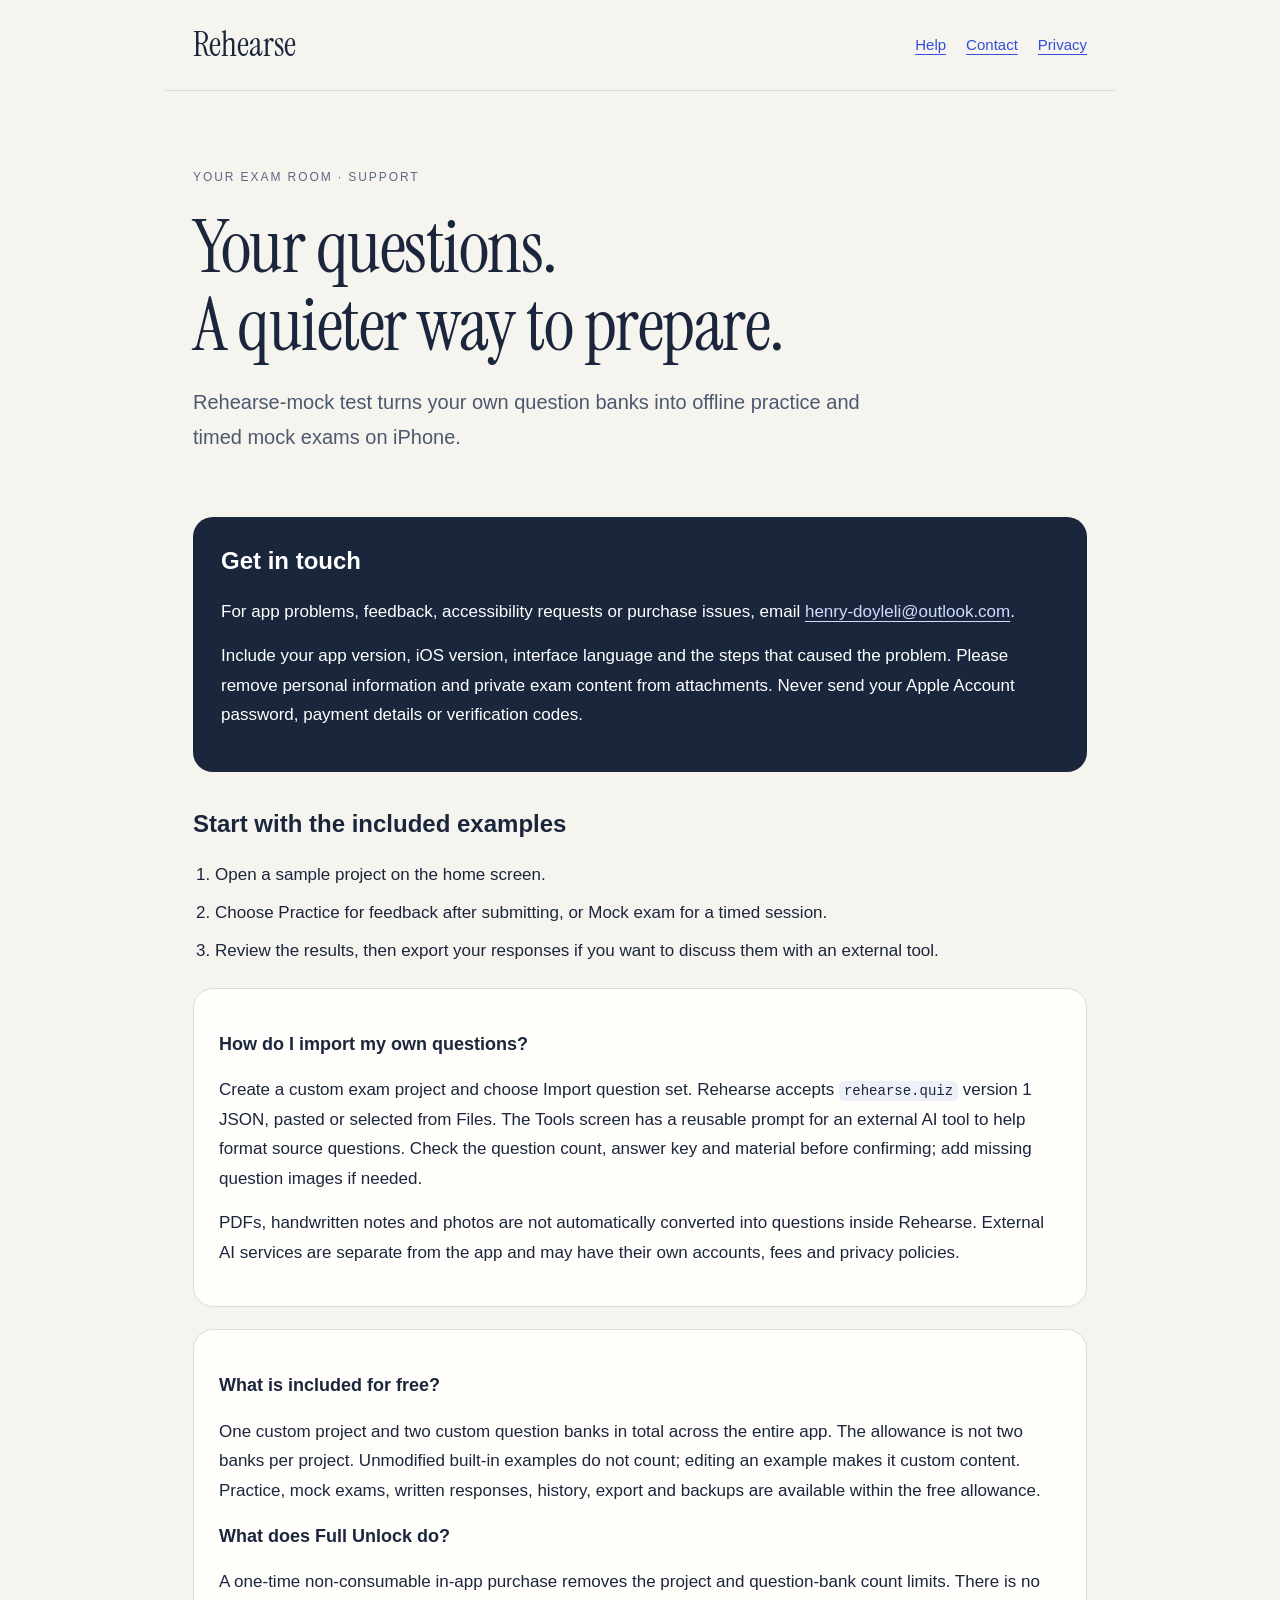
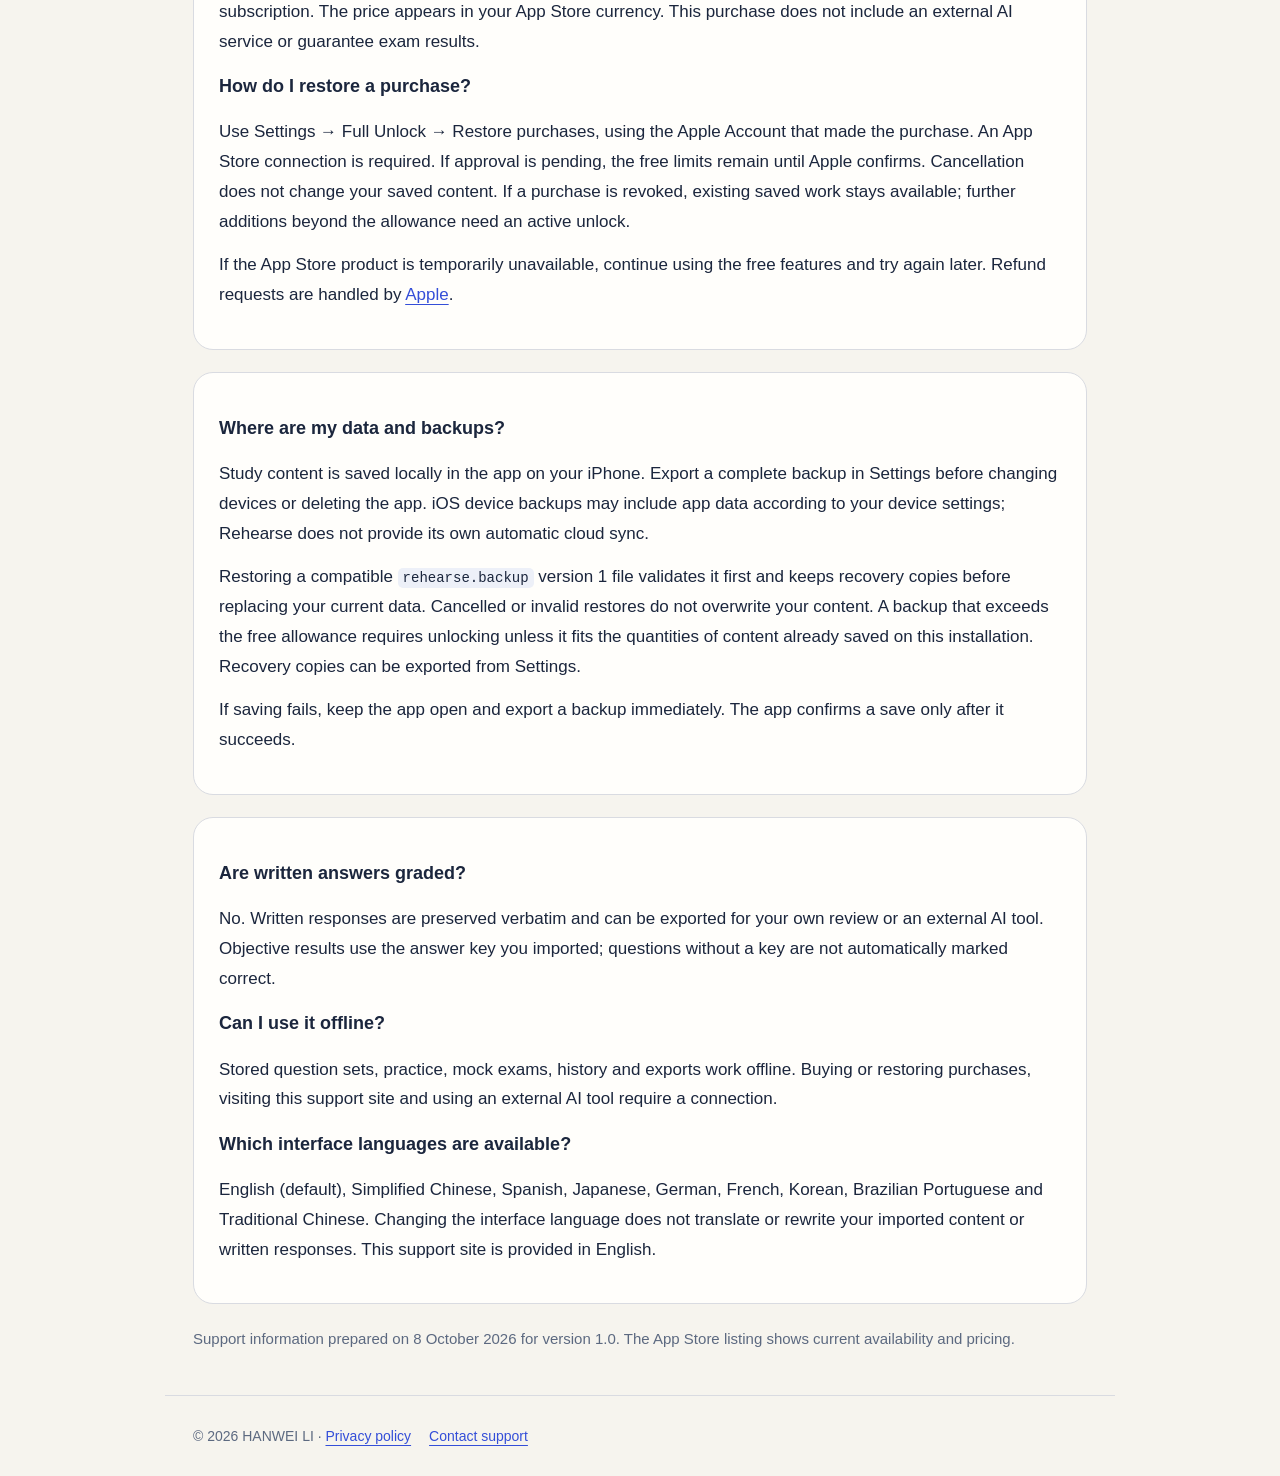
<file: index.html>
<!doctype html><html lang="en"><head><meta charset="utf-8"><meta name="viewport" content="width=device-width, initial-scale=1"><meta name="description" content="Rehearse support: import your questions, practise offline, take timed mock tests, and back up your work."><title>Rehearse · Support</title><link rel="stylesheet" href="style.css"></head><body><header><a class="brand" href="./">Rehearse</a><nav aria-label="Main navigation"><a href="#help">Help</a><a href="#contact">Contact</a><a href="privacy.html">Privacy</a></nav></header><main><section class="hero"><div class="label">Your exam room · Support</div><h1>Your questions.<br>A quieter way to prepare.</h1><p class="lead">Rehearse-mock test turns your own question banks into offline practice and timed mock exams on iPhone.</p></section><section class="contact" id="contact"><h2 style="margin-top:0">Get in touch</h2><p>For app problems, feedback, accessibility requests or purchase issues, email <a href="mailto:henry-doyleli@outlook.com">henry-doyleli@outlook.com</a>.</p><p>Include your app version, iOS version, interface language and the steps that caused the problem. Please remove personal information and private exam content from attachments. Never send your Apple Account password, payment details or verification codes.</p></section><section id="help"><h2>Start with the included examples</h2><ol><li>Open a sample project on the home screen.</li><li>Choose Practice for feedback after submitting, or Mock exam for a timed session.</li><li>Review the results, then export your responses if you want to discuss them with an external tool.</li></ol><div class="card"><h3>How do I import my own questions?</h3><p>Create a custom exam project and choose Import question set. Rehearse accepts <code>rehearse.quiz</code> version 1 JSON, pasted or selected from Files. The Tools screen has a reusable prompt for an external AI tool to help format source questions. Check the question count, answer key and material before confirming; add missing question images if needed.</p><p>PDFs, handwritten notes and photos are not automatically converted into questions inside Rehearse. External AI services are separate from the app and may have their own accounts, fees and privacy policies.</p></div><div class="card"><h3>What is included for free?</h3><p>One custom project and two custom question banks in total across the entire app. The allowance is not two banks per project. Unmodified built-in examples do not count; editing an example makes it custom content. Practice, mock exams, written responses, history, export and backups are available within the free allowance.</p><h3>What does Full Unlock do?</h3><p>A one-time non-consumable in-app purchase removes the project and question-bank count limits. There is no subscription. The price appears in your App Store currency. This purchase does not include an external AI service or guarantee exam results.</p><h3>How do I restore a purchase?</h3><p>Use Settings → Full Unlock → Restore purchases, using the Apple Account that made the purchase. An App Store connection is required. If approval is pending, the free limits remain until Apple confirms. Cancellation does not change your saved content. If a purchase is revoked, existing saved work stays available; further additions beyond the allowance need an active unlock.</p><p>If the App Store product is temporarily unavailable, continue using the free features and try again later. Refund requests are handled by <a href="https://reportaproblem.apple.com/">Apple</a>.</p></div><div class="card"><h3>Where are my data and backups?</h3><p>Study content is saved locally in the app on your iPhone. Export a complete backup in Settings before changing devices or deleting the app. iOS device backups may include app data according to your device settings; Rehearse does not provide its own automatic cloud sync.</p><p>Restoring a compatible <code>rehearse.backup</code> version 1 file validates it first and keeps recovery copies before replacing your current data. Cancelled or invalid restores do not overwrite your content. A backup that exceeds the free allowance requires unlocking unless it fits the quantities of content already saved on this installation. Recovery copies can be exported from Settings.</p><p>If saving fails, keep the app open and export a backup immediately. The app confirms a save only after it succeeds.</p></div><div class="card"><h3>Are written answers graded?</h3><p>No. Written responses are preserved verbatim and can be exported for your own review or an external AI tool. Objective results use the answer key you imported; questions without a key are not automatically marked correct.</p><h3>Can I use it offline?</h3><p>Stored question sets, practice, mock exams, history and exports work offline. Buying or restoring purchases, visiting this support site and using an external AI tool require a connection.</p><h3>Which interface languages are available?</h3><p>English (default), Simplified Chinese, Spanish, Japanese, German, French, Korean, Brazilian Portuguese and Traditional Chinese. Changing the interface language does not translate or rewrite your imported content or written responses. This support site is provided in English.</p></div></section><p class="note">Support information prepared on 8 October 2026 for version 1.0. The App Store listing shows current availability and pricing.</p></main><footer>© 2026 HANWEI LI · <a href="privacy.html">Privacy policy</a><a href="mailto:henry-doyleli@outlook.com">Contact support</a></footer></body></html>
</file>
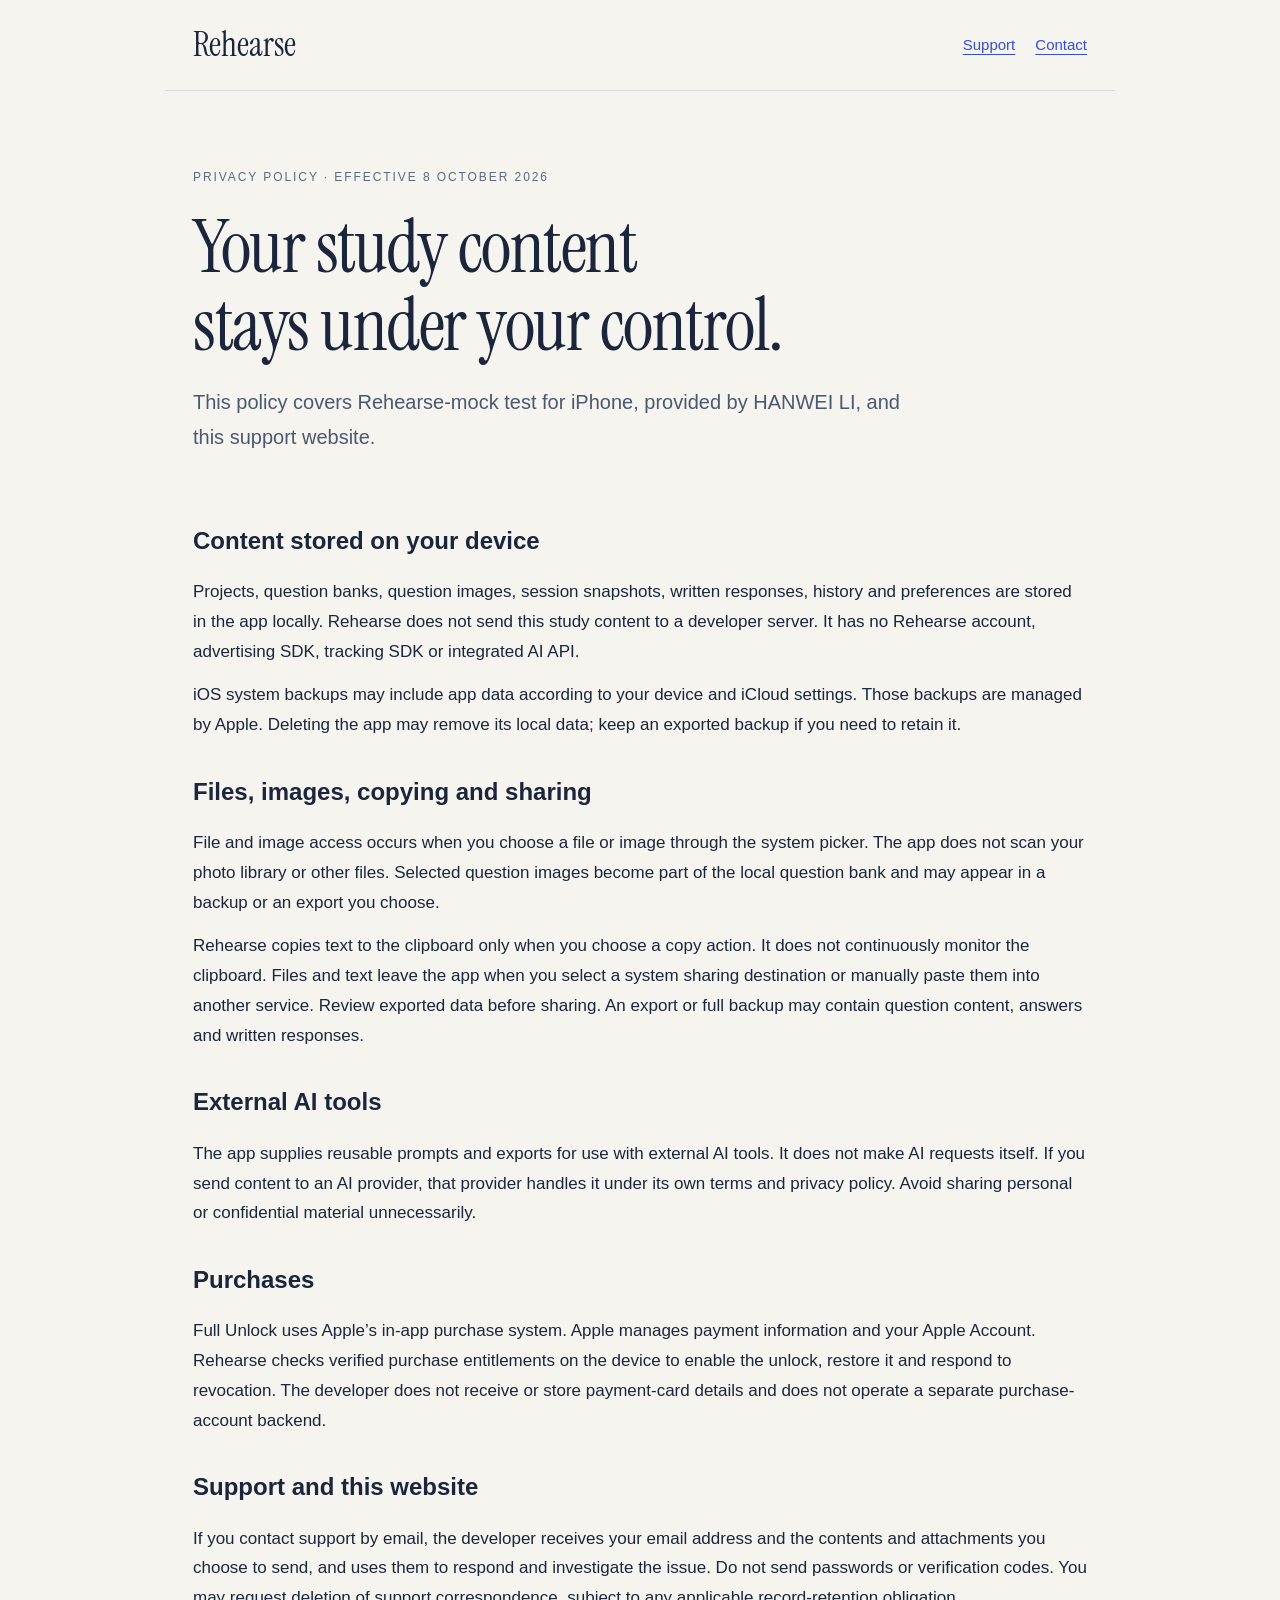
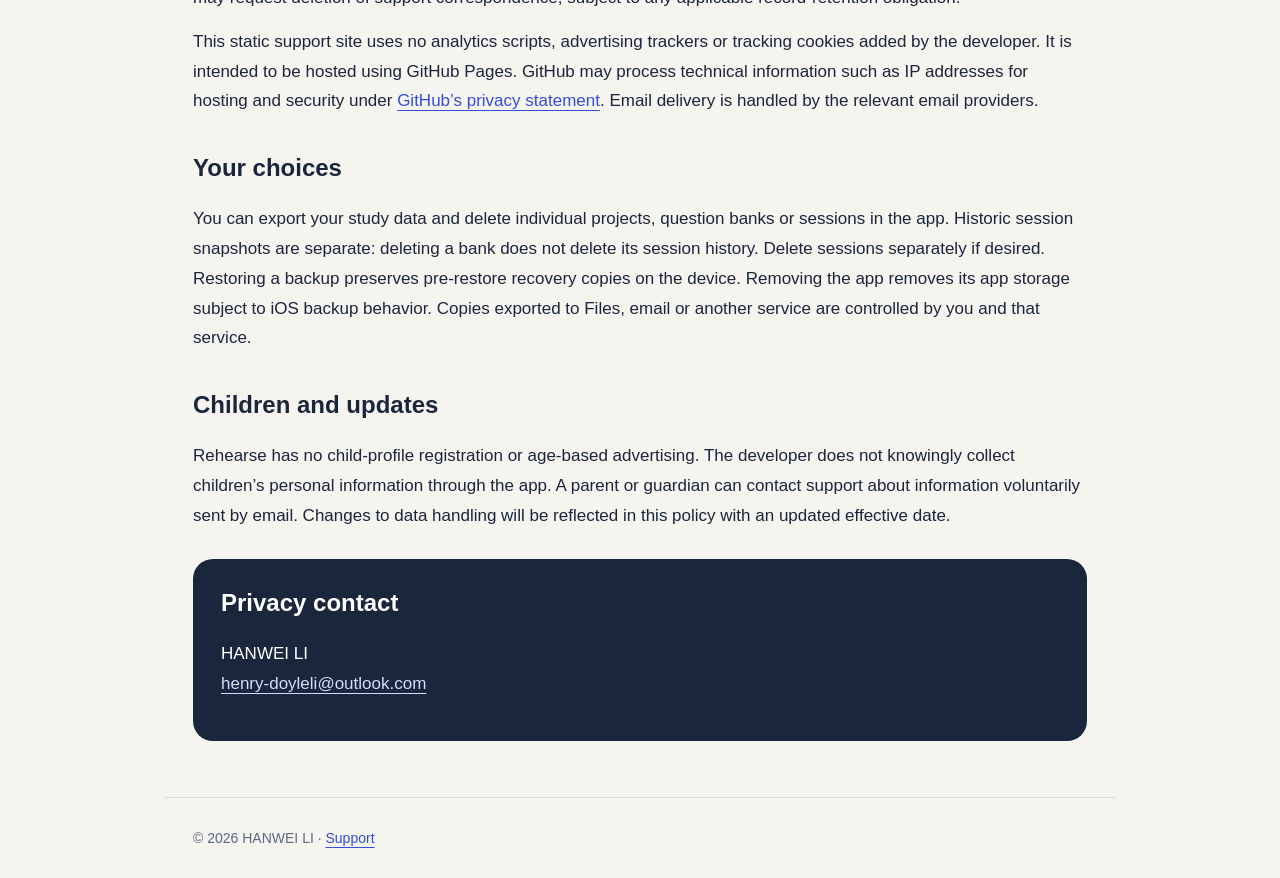
<file: privacy.html>
<!doctype html><html lang="en"><head><meta charset="utf-8"><meta name="viewport" content="width=device-width, initial-scale=1"><meta name="description" content="How Rehearse handles local study content, optional exports, App Store purchases and support contacts."><title>Rehearse · Privacy</title><link rel="stylesheet" href="style.css"></head><body><header><a class="brand" href="./">Rehearse</a><nav aria-label="Main navigation"><a href="index.html">Support</a><a href="#contact">Contact</a></nav></header><main><section class="hero"><div class="label">Privacy policy · Effective 8 October 2026</div><h1>Your study content<br>stays under your control.</h1><p class="lead">This policy covers Rehearse-mock test for iPhone, provided by HANWEI LI, and this support website.</p></section><h2>Content stored on your device</h2><p>Projects, question banks, question images, session snapshots, written responses, history and preferences are stored in the app locally. Rehearse does not send this study content to a developer server. It has no Rehearse account, advertising SDK, tracking SDK or integrated AI API.</p><p>iOS system backups may include app data according to your device and iCloud settings. Those backups are managed by Apple. Deleting the app may remove its local data; keep an exported backup if you need to retain it.</p><h2>Files, images, copying and sharing</h2><p>File and image access occurs when you choose a file or image through the system picker. The app does not scan your photo library or other files. Selected question images become part of the local question bank and may appear in a backup or an export you choose.</p><p>Rehearse copies text to the clipboard only when you choose a copy action. It does not continuously monitor the clipboard. Files and text leave the app when you select a system sharing destination or manually paste them into another service. Review exported data before sharing. An export or full backup may contain question content, answers and written responses.</p><h2>External AI tools</h2><p>The app supplies reusable prompts and exports for use with external AI tools. It does not make AI requests itself. If you send content to an AI provider, that provider handles it under its own terms and privacy policy. Avoid sharing personal or confidential material unnecessarily.</p><h2>Purchases</h2><p>Full Unlock uses Apple’s in-app purchase system. Apple manages payment information and your Apple Account. Rehearse checks verified purchase entitlements on the device to enable the unlock, restore it and respond to revocation. The developer does not receive or store payment-card details and does not operate a separate purchase-account backend.</p><h2>Support and this website</h2><p>If you contact support by email, the developer receives your email address and the contents and attachments you choose to send, and uses them to respond and investigate the issue. Do not send passwords or verification codes. You may request deletion of support correspondence, subject to any applicable record-retention obligation.</p><p>This static support site uses no analytics scripts, advertising trackers or tracking cookies added by the developer. It is intended to be hosted using GitHub Pages. GitHub may process technical information such as IP addresses for hosting and security under <a href="https://docs.github.com/en/site-policy/privacy-policies/github-general-privacy-statement">GitHub’s privacy statement</a>. Email delivery is handled by the relevant email providers.</p><h2>Your choices</h2><p>You can export your study data and delete individual projects, question banks or sessions in the app. Historic session snapshots are separate: deleting a bank does not delete its session history. Delete sessions separately if desired. Restoring a backup preserves pre-restore recovery copies on the device. Removing the app removes its app storage subject to iOS backup behavior. Copies exported to Files, email or another service are controlled by you and that service.</p><h2>Children and updates</h2><p>Rehearse has no child-profile registration or age-based advertising. The developer does not knowingly collect children’s personal information through the app. A parent or guardian can contact support about information voluntarily sent by email. Changes to data handling will be reflected in this policy with an updated effective date.</p><section class="contact" id="contact"><h2 style="margin-top:0">Privacy contact</h2><p>HANWEI LI<br><a href="mailto:henry-doyleli@outlook.com">henry-doyleli@outlook.com</a></p></section></main><footer>© 2026 HANWEI LI · <a href="index.html">Support</a></footer></body></html>
</file>
<file: style.css>
@font-face{font-family:Instrument Serif;src:url('InstrumentSerif-Regular.ttf') format('truetype');font-display:swap}*{box-sizing:border-box}body{margin:0;background:#f6f4ee;color:#1b263d;font:17px/1.75 -apple-system,BlinkMacSystemFont,'Segoe UI',sans-serif}a{color:#344ed8;text-underline-offset:4px}a:focus-visible,button:focus-visible{outline:3px solid #344ed8;outline-offset:5px}header,main,footer{max-width:950px;margin:auto;padding:28px}header{display:flex;align-items:center;justify-content:space-between;gap:18px;border-bottom:1px solid #d9dbe1}.brand{font:34px/1 'Instrument Serif',Georgia,serif;color:#1b263d;text-decoration:none}nav{display:flex;gap:20px;flex-wrap:wrap}nav a{font-size:15px}.hero{padding:48px 0 20px}.label{font-size:12px;letter-spacing:.16em;text-transform:uppercase;color:#5c6980}h1{font:clamp(46px,7vw,74px)/1.06 'Instrument Serif',Georgia,serif;letter-spacing:-.02em;margin:20px 0}h2{font-size:24px;margin-top:36px;line-height:1.35}h3{font-size:18px;line-height:1.4}p{margin:14px 0}.lead{font-size:20px;max-width:720px;color:#4b5870}.card{background:#fffefb;border:1px solid #d9dbe1;border-radius:20px;padding:25px;margin:22px 0}.contact{background:#19263c;color:#fff;border-radius:20px;padding:28px;margin:28px 0}.contact a{color:#d1dcff;overflow-wrap:anywhere}.button{display:inline-block;background:#3b55ef;color:white;padding:12px 18px;border-radius:10px;text-decoration:none;min-height:44px;margin-top:8px}.note{font-size:15px;color:#5c6980}code{background:#edf0f8;border-radius:5px;padding:2px 5px;font-size:14px}ol,ul{padding-left:22px}li{margin:8px 0}footer{border-top:1px solid #d9dbe1;color:#5c6980;font-size:14px}footer a{margin-right:18px}@media(max-width:520px){header,main,footer{padding:22px}header{align-items:flex-start;flex-direction:column}.hero{padding-top:30px}.lead{font-size:18px}.card,.contact{padding:22px}}@media(prefers-reduced-motion:reduce){*{scroll-behavior:auto}}
</file>
